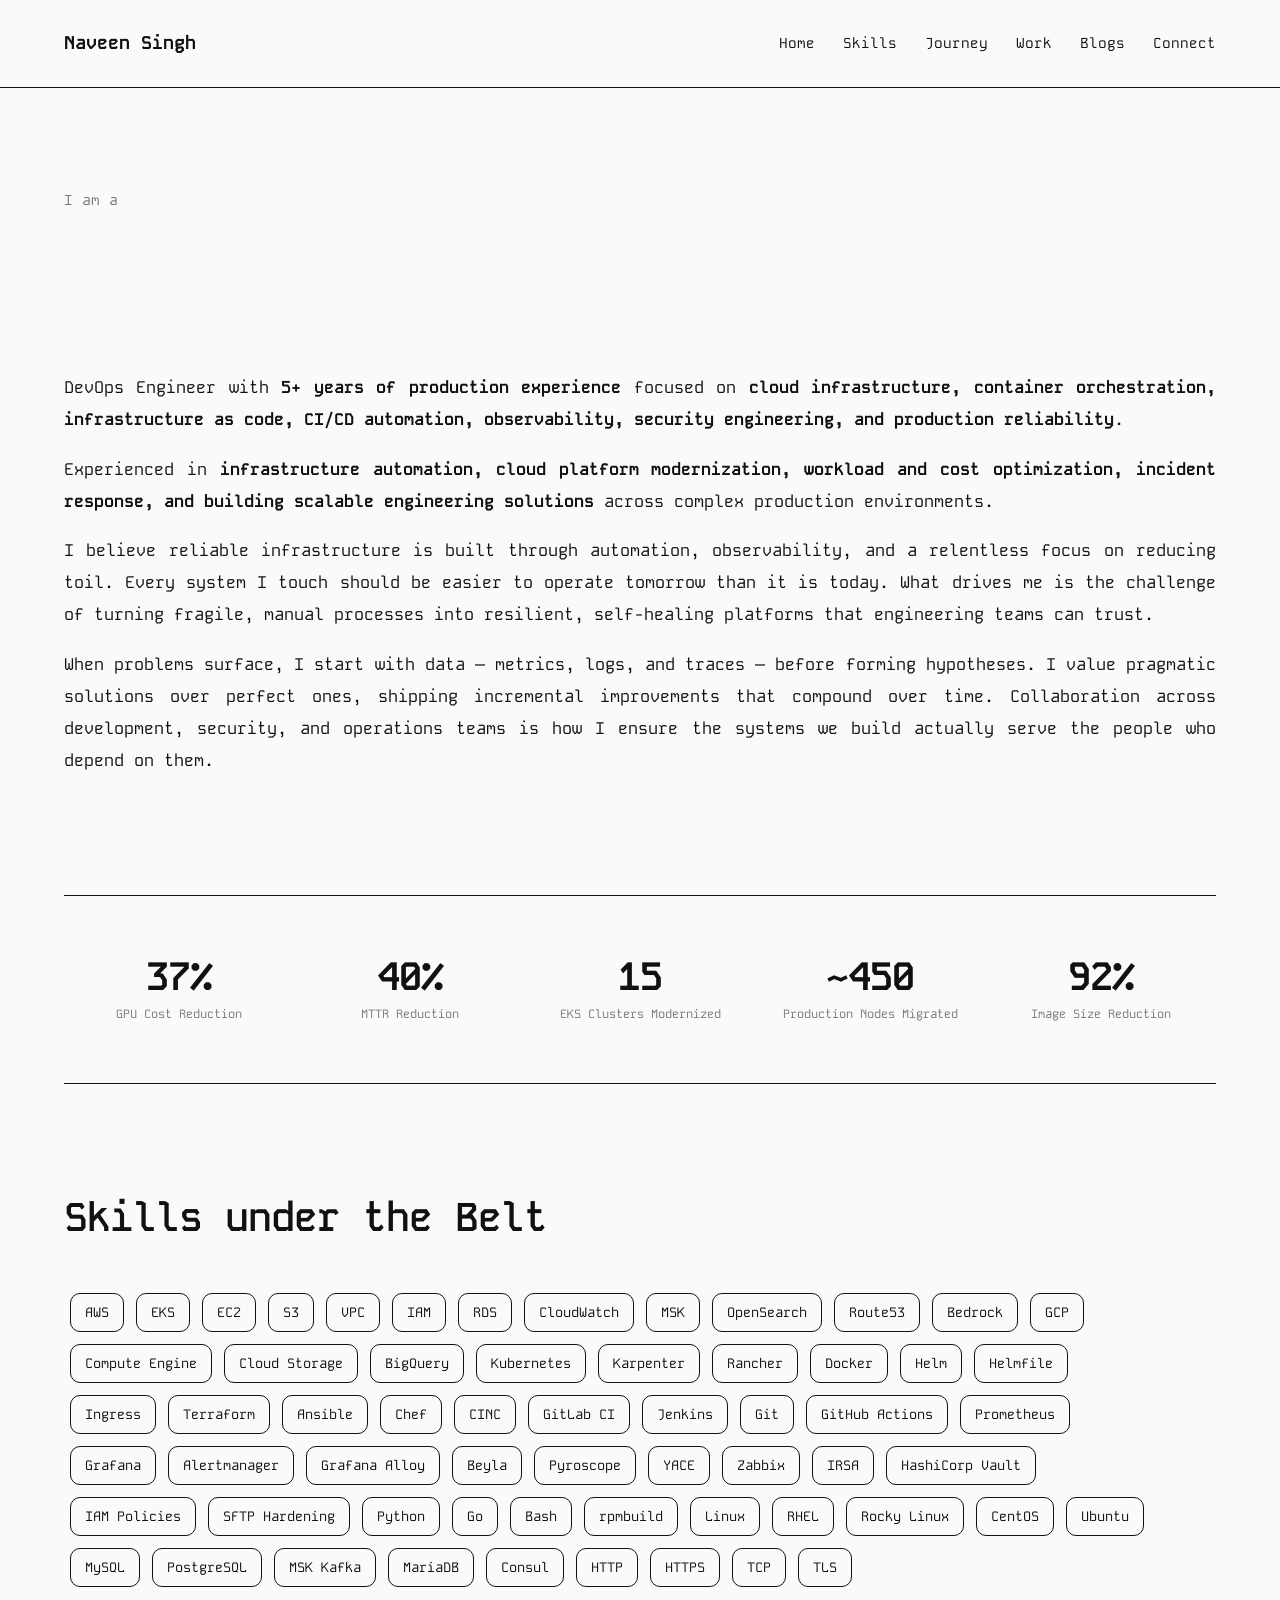
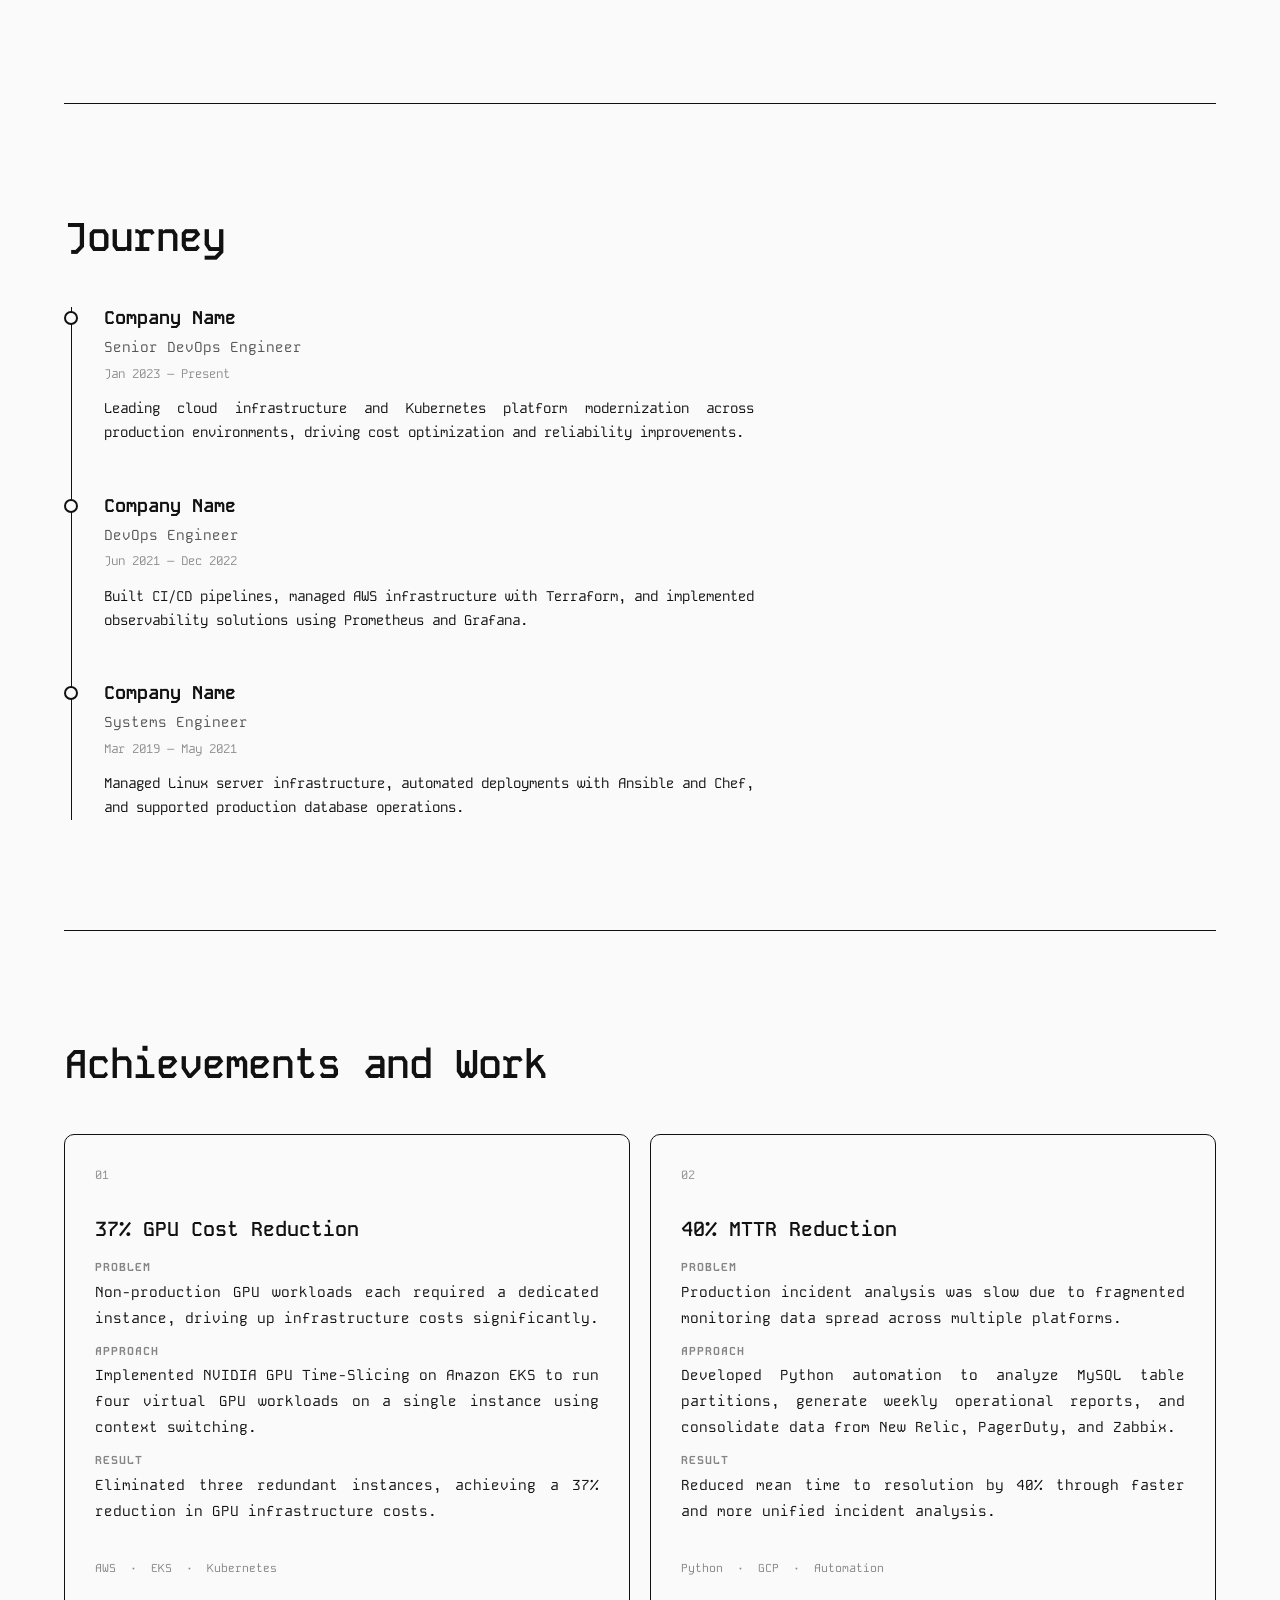
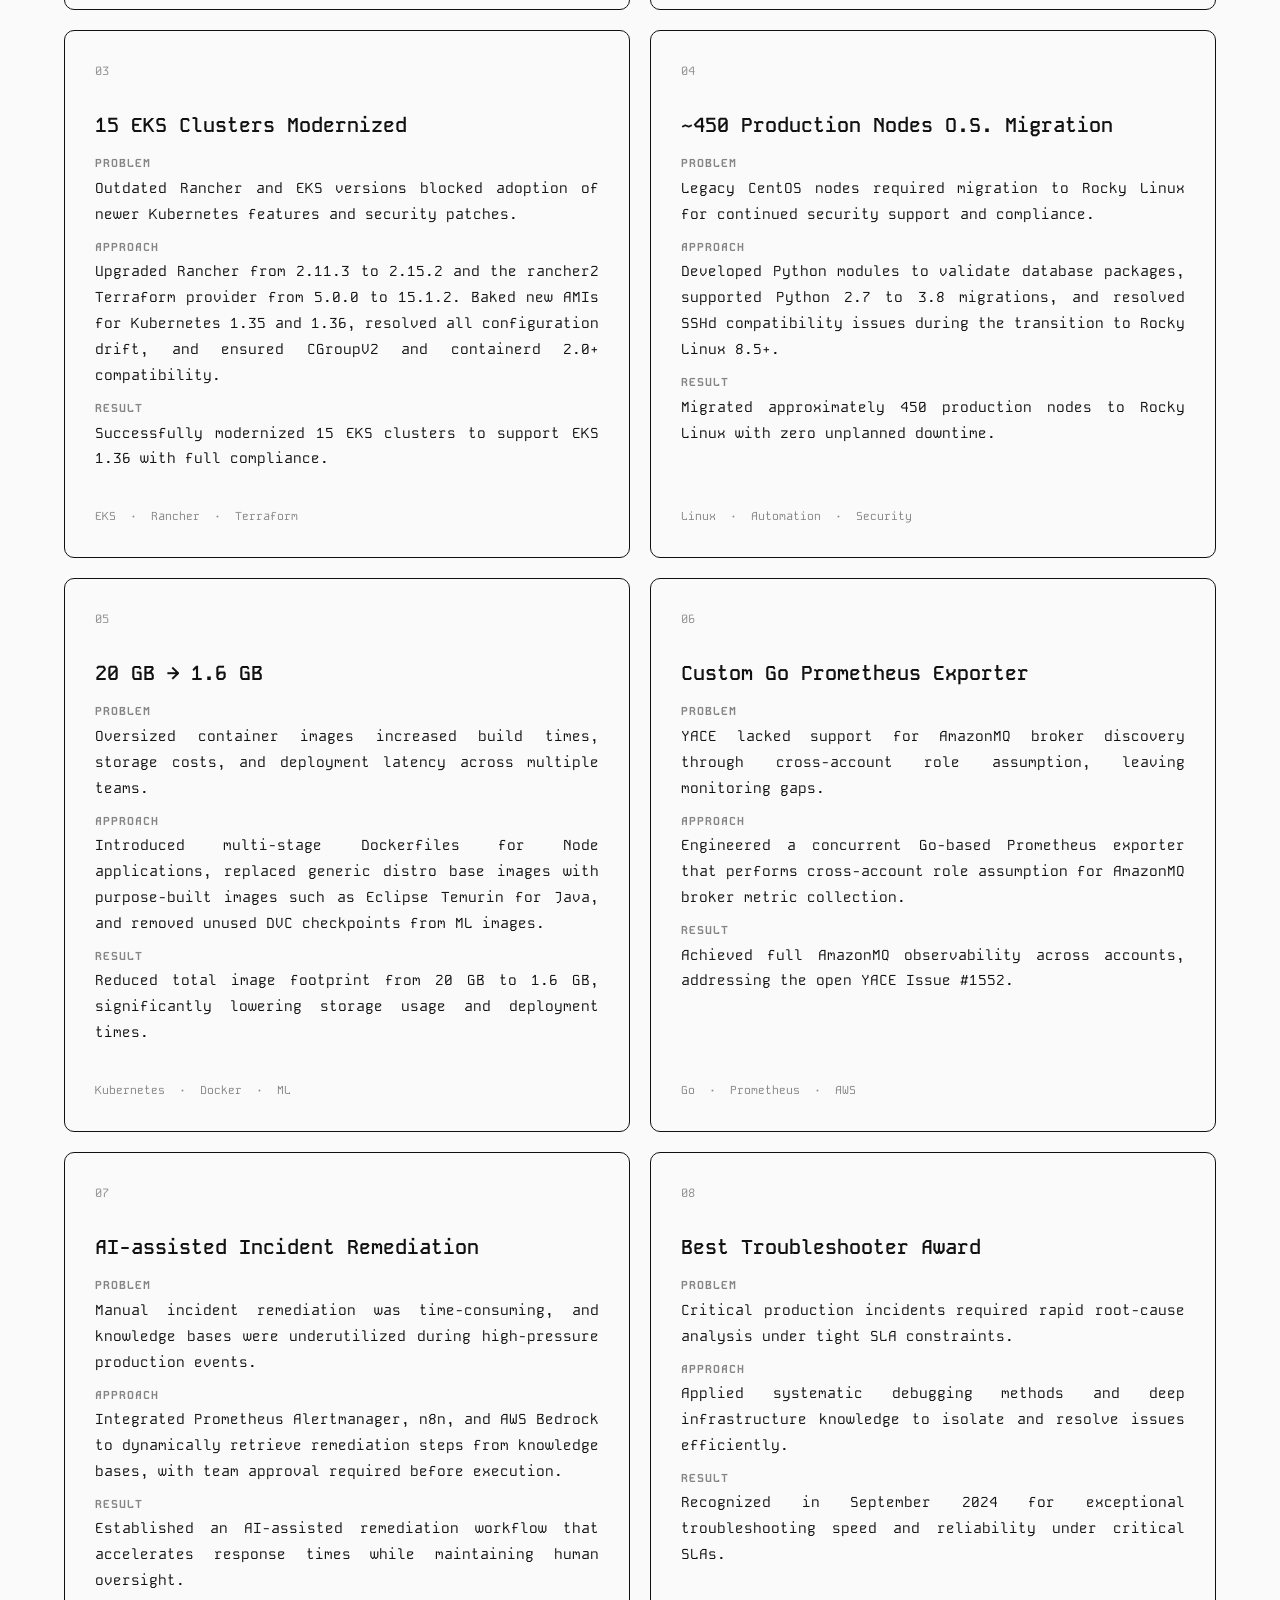
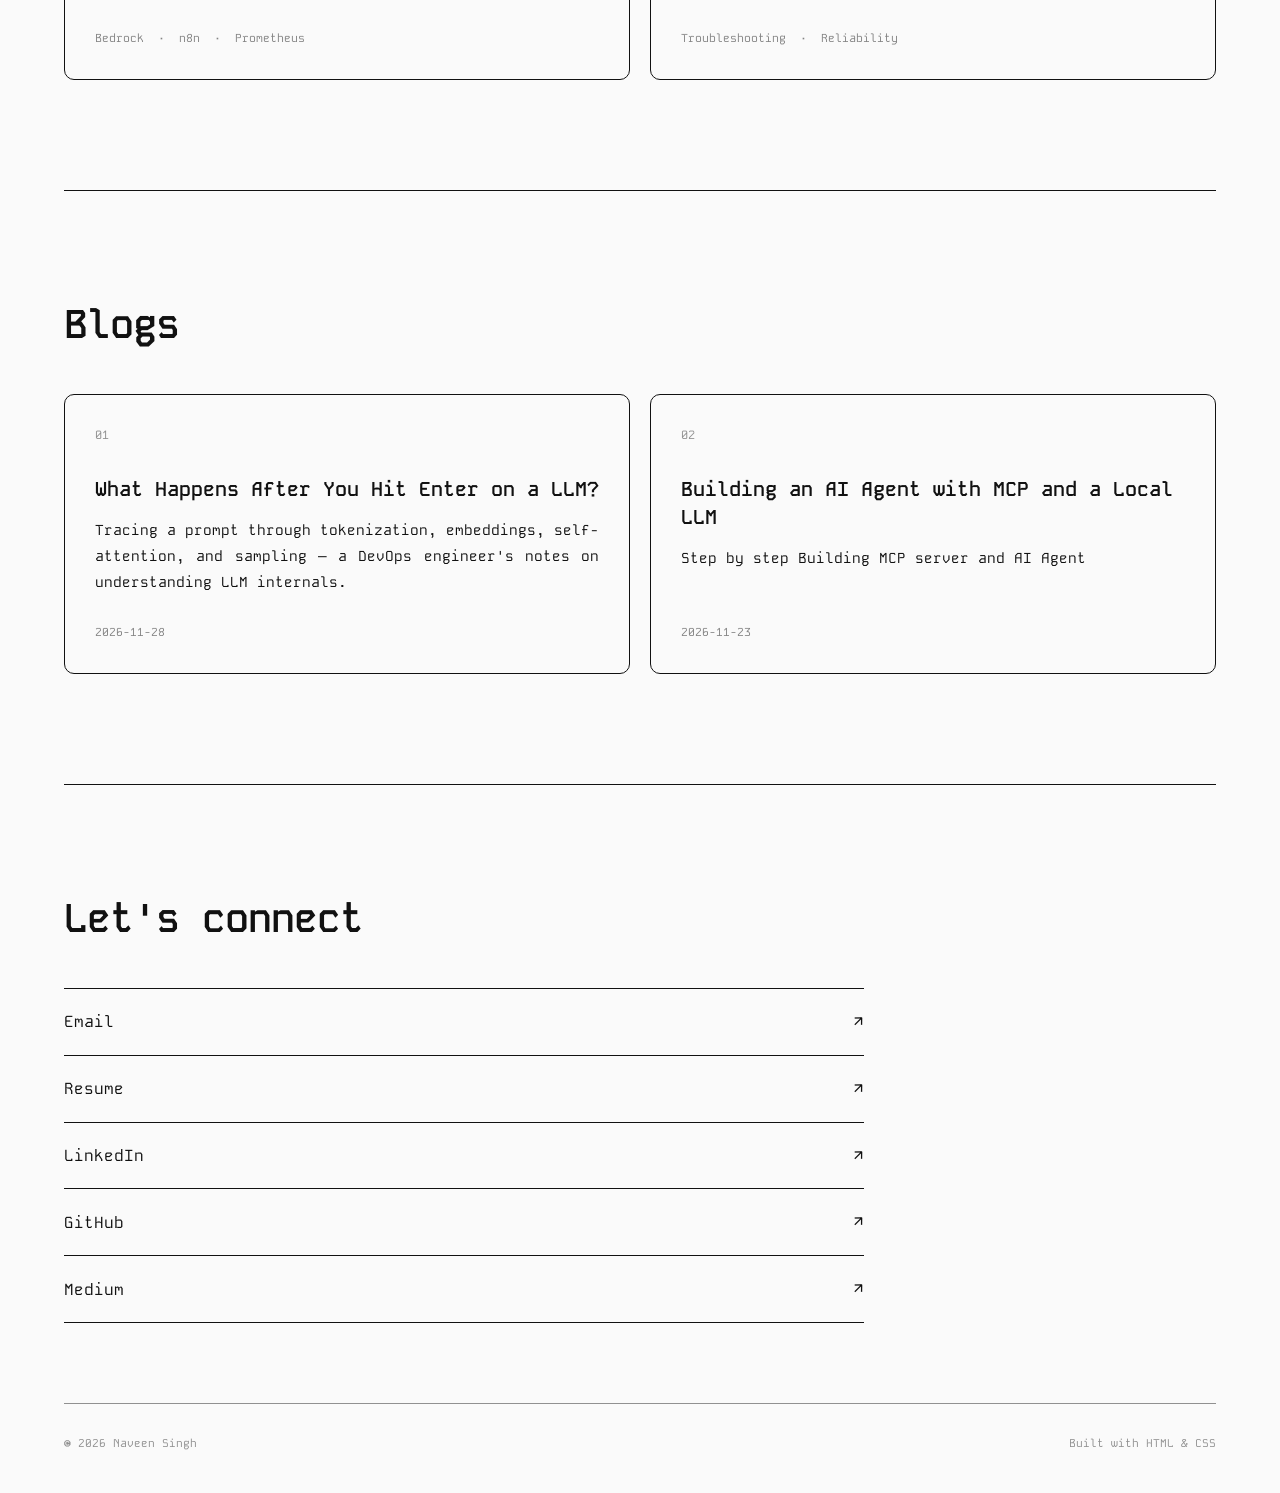
<file: index.html>
<!DOCTYPE html>
<html lang="en">

<head>
    <meta charset="UTF-8">
    <meta name="viewport" content="width=device-width, initial-scale=1.0">

    <meta name="description" content="Naveen Kumar Singh - DevOps Engineer, Platform Engineer and AWS Cloud Engineer">

    <title>Naveen Kumar Singh | DevOps Engineer</title>

    <!-- Google Font -->
    <link rel="preconnect" href="https://fonts.googleapis.com">
    <link rel="preconnect" href="https://fonts.gstatic.com" crossorigin>
    <link href="https://fonts.googleapis.com/css2?family=Kode+Mono:wght@400;500;600;700&display=swap" rel="stylesheet">

    <!-- Main CSS -->
    <link rel="stylesheet" href="style.css">
</head>

<body>

    <!-- =========================
         NAVIGATION
    ========================== -->

    <header class="menu-bar">

        <a href="#home" class="logo">
            Naveen Singh
        </a>

        <nav class="navs">
            <a href="#home">Home</a>
            <a href="#skills">Skills</a>
            <a href="#journey">Journey</a>
            <a href="#work">Work</a>
            <a href="#blogs">Blogs</a>
            <a href="#connect">Connect</a>
        </nav>

    </header>


    <!-- =========================
         MAIN CONTENT
    ========================== -->

    <main>

        <!-- =========================
             HOME / INTRO
        ========================== -->

        <section id="home" class="hero">

            <div class="intro">

                <div class="position-wrapper">

                    <span class="position-label">I am a</span>

                    <h1 id="position" class="position">
                        DevOps Engineer
                    </h1>

                </div>


                <div class="summary">

                    <p>
                        DevOps Engineer with <strong>5+ years of production experience</strong>
                        focused on <strong>cloud infrastructure, container orchestration,
                        infrastructure as code, CI/CD automation, observability,
                        security engineering, and production reliability</strong>.
                    </p>

                    <p>
                        Experienced in <strong>infrastructure automation, cloud platform
                        modernization, workload and cost optimization, incident response,
                        and building scalable engineering solutions</strong> across complex
                        production environments.
                    </p>

                    <!-- About Me Narrative -->

                    <p>
                        I believe reliable infrastructure is built through automation,
                        observability, and a relentless focus on reducing toil. Every
                        system I touch should be easier to operate tomorrow than it is
                        today. What drives me is the challenge of turning fragile,
                        manual processes into resilient, self-healing platforms that
                        engineering teams can trust.
                    </p>

                    <p>
                        When problems surface, I start with data — metrics, logs, and
                        traces — before forming hypotheses. I value pragmatic solutions
                        over perfect ones, shipping incremental improvements that compound
                        over time. Collaboration across development, security, and
                        operations teams is how I ensure the systems we build actually
                        serve the people who depend on them.
                    </p>

                </div>

            </div>

        </section>


        <!-- =========================
             IMPACT METRICS
        ========================== -->

        <section class="metrics-strip" aria-label="Key impact metrics">

            <div class="metric" role="group" aria-label="37% GPU cost reduction">
                <span class="metric-number">37%</span>
                <span class="metric-label">GPU Cost Reduction</span>
            </div>

            <div class="metric" role="group" aria-label="40% mean time to resolution reduction">
                <span class="metric-number">40%</span>
                <span class="metric-label">MTTR Reduction</span>
            </div>

            <div class="metric" role="group" aria-label="15 EKS clusters modernized">
                <span class="metric-number">15</span>
                <span class="metric-label">EKS Clusters Modernized</span>
            </div>

            <div class="metric" role="group" aria-label="approximately 450 production nodes migrated">
                <span class="metric-number">~450</span>
                <span class="metric-label">Production Nodes Migrated</span>
            </div>

            <div class="metric" role="group" aria-label="92% container image size reduction">
                <span class="metric-number">92%</span>
                <span class="metric-label">Image Size Reduction</span>
            </div>

        </section>


        <!-- =========================
             SKILLS
        ========================== -->

        <section id="skills" class="section">

            <div class="section-heading">
                <h2>Skills under the Belt</h2>
            </div>

            <div class="skills-container">

                <!-- Cloud -->
                <span class="skill">AWS</span>
                <span class="skill">EKS</span>
                <span class="skill">EC2</span>
                <span class="skill">S3</span>
                <span class="skill">VPC</span>
                <span class="skill">IAM</span>
                <span class="skill">RDS</span>
                <span class="skill">CloudWatch</span>
                <span class="skill">MSK</span>
                <span class="skill">OpenSearch</span>
                <span class="skill">Route53</span>
                <span class="skill">Bedrock</span>

                <span class="skill">GCP</span>
                <span class="skill">Compute Engine</span>
                <span class="skill">Cloud Storage</span>
                <span class="skill">BigQuery</span>

                <!-- Kubernetes / Containers -->
                <span class="skill">Kubernetes</span>
                <span class="skill">Karpenter</span>
                <span class="skill">Rancher</span>
                <span class="skill">Docker</span>
                <span class="skill">Helm</span>
                <span class="skill">Helmfile</span>
                <span class="skill">Ingress</span>

                <!-- IaC -->
                <span class="skill">Terraform</span>
                <span class="skill">Ansible</span>
                <span class="skill">Chef</span>
                <span class="skill">CINC</span>

                <!-- CI/CD -->
                <span class="skill">GitLab CI</span>
                <span class="skill">Jenkins</span>
                <span class="skill">Git</span>
                <span class="skill">GitHub Actions</span>

                <!-- Observability -->
                <span class="skill">Prometheus</span>
                <span class="skill">Grafana</span>
                <span class="skill">Alertmanager</span>
                <span class="skill">Grafana Alloy</span>
                <span class="skill">Beyla</span>
                <span class="skill">Pyroscope</span>
                <span class="skill">YACE</span>
                <span class="skill">Zabbix</span>

                <!-- Security -->
                <span class="skill">IRSA</span>
                <span class="skill">HashiCorp Vault</span>
                <span class="skill">IAM Policies</span>
                <span class="skill">SFTP Hardening</span>

                <!-- Programming / OS -->
                <span class="skill">Python</span>
                <span class="skill">Go</span>
                <span class="skill">Bash</span>
                <span class="skill">rpmbuild</span>
                <span class="skill">Linux</span>
                <span class="skill">RHEL</span>
                <span class="skill">Rocky Linux</span>
                <span class="skill">CentOS</span>
                <span class="skill">Ubuntu</span>

                <!-- Databases / Middleware -->
                <span class="skill">MySQL</span>
                <span class="skill">PostgreSQL</span>
                <span class="skill">MSK Kafka</span>
                <span class="skill">MariaDB</span>
                <span class="skill">Consul</span>

                <!-- Networking -->
                <span class="skill">HTTP</span>
                <span class="skill">HTTPS</span>
                <span class="skill">TCP</span>
                <span class="skill">TLS</span>

            </div>

        </section>


        <!-- =========================
             JOURNEY / TIMELINE
        ========================== -->

        <section id="journey" class="section">

            <div class="section-heading">
                <h2>Journey</h2>
            </div>

            <div class="timeline">

                <!-- TODO: Replace placeholder companies and dates with your actual career history -->

                <div class="timeline-entry">
                    <div class="timeline-dot"></div>
                    <div class="timeline-content">
                        <h3 class="timeline-company">Company Name</h3>
                        <span class="timeline-role">Senior DevOps Engineer</span>
                        <span class="timeline-period">Jan 2023 – Present</span>
                        <p class="timeline-desc">
                            Leading cloud infrastructure and Kubernetes platform modernization across
                            production environments, driving cost optimization and reliability improvements.
                        </p>
                    </div>
                </div>

                <div class="timeline-entry">
                    <div class="timeline-dot"></div>
                    <div class="timeline-content">
                        <h3 class="timeline-company">Company Name</h3>
                        <span class="timeline-role">DevOps Engineer</span>
                        <span class="timeline-period">Jun 2021 – Dec 2022</span>
                        <p class="timeline-desc">
                            Built CI/CD pipelines, managed AWS infrastructure with Terraform,
                            and implemented observability solutions using Prometheus and Grafana.
                        </p>
                    </div>
                </div>

                <div class="timeline-entry">
                    <div class="timeline-dot"></div>
                    <div class="timeline-content">
                        <h3 class="timeline-company">Company Name</h3>
                        <span class="timeline-role">Systems Engineer</span>
                        <span class="timeline-period">Mar 2019 – May 2021</span>
                        <p class="timeline-desc">
                            Managed Linux server infrastructure, automated deployments with
                            Ansible and Chef, and supported production database operations.
                        </p>
                    </div>
                </div>

            </div>

        </section>


        <!-- =========================
             ACHIEVEMENTS / WORK
        ========================== -->

        <section id="work" class="section">

            <div class="section-heading">
                <h2>Achievements and Work</h2>
            </div>


            <div class="work-container">

                <!-- Card 1 -->
                <article class="work-card">

                    <div class="card-number">01</div>

                    <h3>37% GPU Cost Reduction</h3>

                    <div class="card-body">
                        <div class="card-subsection">
                            <strong class="subsection-heading">Problem</strong>
                            <p>Non-production GPU workloads each required a dedicated instance, driving up infrastructure costs significantly.</p>
                        </div>
                        <div class="card-subsection">
                            <strong class="subsection-heading">Approach</strong>
                            <p>Implemented NVIDIA GPU Time-Slicing on Amazon EKS to run four virtual GPU workloads on a single instance using context switching.</p>
                        </div>
                        <div class="card-subsection">
                            <strong class="subsection-heading">Result</strong>
                            <p>Eliminated three redundant instances, achieving a 37% reduction in GPU infrastructure costs.</p>
                        </div>
                    </div>

                    <div class="card-tech">
                        AWS &nbsp;·&nbsp; EKS &nbsp;·&nbsp; Kubernetes
                    </div>

                </article>


                <!-- Card 2 -->
                <article class="work-card">

                    <div class="card-number">02</div>

                    <h3>40% MTTR Reduction</h3>

                    <div class="card-body">
                        <div class="card-subsection">
                            <strong class="subsection-heading">Problem</strong>
                            <p>Production incident analysis was slow due to fragmented monitoring data spread across multiple platforms.</p>
                        </div>
                        <div class="card-subsection">
                            <strong class="subsection-heading">Approach</strong>
                            <p>Developed Python automation to analyze MySQL table partitions, generate weekly operational reports, and consolidate data from New Relic, PagerDuty, and Zabbix.</p>
                        </div>
                        <div class="card-subsection">
                            <strong class="subsection-heading">Result</strong>
                            <p>Reduced mean time to resolution by 40% through faster and more unified incident analysis.</p>
                        </div>
                    </div>

                    <div class="card-tech">
                        Python &nbsp;·&nbsp; GCP &nbsp;·&nbsp; Automation
                    </div>

                </article>


                <!-- Card 3 -->
                <article class="work-card">

                    <div class="card-number">03</div>

                    <h3>15 EKS Clusters Modernized</h3>

                    <div class="card-body">
                        <div class="card-subsection">
                            <strong class="subsection-heading">Problem</strong>
                            <p>Outdated Rancher and EKS versions blocked adoption of newer Kubernetes features and security patches.</p>
                        </div>
                        <div class="card-subsection">
                            <strong class="subsection-heading">Approach</strong>
                            <p>Upgraded Rancher from 2.11.3 to 2.15.2 and the rancher2 Terraform provider from 5.0.0 to 15.1.2. Baked new AMIs for Kubernetes 1.35 and 1.36, resolved all configuration drift, and ensured CGroupV2 and containerd 2.0+ compatibility.</p>
                        </div>
                        <div class="card-subsection">
                            <strong class="subsection-heading">Result</strong>
                            <p>Successfully modernized 15 EKS clusters to support EKS 1.36 with full compliance.</p>
                        </div>
                    </div>

                    <div class="card-tech">
                        EKS &nbsp;·&nbsp; Rancher &nbsp;·&nbsp; Terraform
                    </div>

                </article>


                <!-- Card 4 -->
                <article class="work-card">

                    <div class="card-number">04</div>

                    <h3>~450 Production Nodes O.S. Migration</h3>

                    <div class="card-body">
                        <div class="card-subsection">
                            <strong class="subsection-heading">Problem</strong>
                            <p>Legacy CentOS nodes required migration to Rocky Linux for continued security support and compliance.</p>
                        </div>
                        <div class="card-subsection">
                            <strong class="subsection-heading">Approach</strong>
                            <p>Developed Python modules to validate database packages, supported Python 2.7 to 3.8 migrations, and resolved SSHd compatibility issues during the transition to Rocky Linux 8.5+.</p>
                        </div>
                        <div class="card-subsection">
                            <strong class="subsection-heading">Result</strong>
                            <p>Migrated approximately 450 production nodes to Rocky Linux with zero unplanned downtime.</p>
                        </div>
                    </div>

                    <div class="card-tech">
                        Linux &nbsp;·&nbsp; Automation &nbsp;·&nbsp; Security
                    </div>

                </article>


                <!-- Card 5 -->
                <article class="work-card">

                    <div class="card-number">05</div>

                    <h3>20 GB → 1.6 GB</h3>

                    <div class="card-body">
                        <div class="card-subsection">
                            <strong class="subsection-heading">Problem</strong>
                            <p>Oversized container images increased build times, storage costs, and deployment latency across multiple teams.</p>
                        </div>
                        <div class="card-subsection">
                            <strong class="subsection-heading">Approach</strong>
                            <p>Introduced multi-stage Dockerfiles for Node applications, replaced generic distro base images with purpose-built images such as Eclipse Temurin for Java, and removed unused DVC checkpoints from ML images.</p>
                        </div>
                        <div class="card-subsection">
                            <strong class="subsection-heading">Result</strong>
                            <p>Reduced total image footprint from 20 GB to 1.6 GB, significantly lowering storage usage and deployment times.</p>
                        </div>
                    </div>

                    <div class="card-tech">
                        Kubernetes &nbsp;·&nbsp; Docker &nbsp;·&nbsp; ML
                    </div>

                </article>


                <!-- Card 6 -->
                <article class="work-card">

                    <div class="card-number">06</div>

                    <h3>Custom Go Prometheus Exporter</h3>

                    <div class="card-body">
                        <div class="card-subsection">
                            <strong class="subsection-heading">Problem</strong>
                            <p>YACE lacked support for AmazonMQ broker discovery through cross-account role assumption, leaving monitoring gaps.</p>
                        </div>
                        <div class="card-subsection">
                            <strong class="subsection-heading">Approach</strong>
                            <p>Engineered a concurrent Go-based Prometheus exporter that performs cross-account role assumption for AmazonMQ broker metric collection.</p>
                        </div>
                        <div class="card-subsection">
                            <strong class="subsection-heading">Result</strong>
                            <p>Achieved full AmazonMQ observability across accounts, addressing the open <a href="https://github.com/prometheus-community/yet-another-cloudwatch-exporter/issues/1552">YACE Issue #1552</a>.</p>
                        </div>
                    </div>

                    <div class="card-tech">
                        Go &nbsp;·&nbsp; Prometheus &nbsp;·&nbsp; AWS
                    </div>

                </article>


                <!-- Card 7 -->
                <article class="work-card">

                    <div class="card-number">07</div>

                    <h3>AI-assisted Incident Remediation</h3>

                    <div class="card-body">
                        <div class="card-subsection">
                            <strong class="subsection-heading">Problem</strong>
                            <p>Manual incident remediation was time-consuming, and knowledge bases were underutilized during high-pressure production events.</p>
                        </div>
                        <div class="card-subsection">
                            <strong class="subsection-heading">Approach</strong>
                            <p>Integrated Prometheus Alertmanager, n8n, and AWS Bedrock to dynamically retrieve remediation steps from knowledge bases, with team approval required before execution.</p>
                        </div>
                        <div class="card-subsection">
                            <strong class="subsection-heading">Result</strong>
                            <p>Established an AI-assisted remediation workflow that accelerates response times while maintaining human oversight.</p>
                        </div>
                    </div>

                    <div class="card-tech">
                        Bedrock &nbsp;·&nbsp; n8n &nbsp;·&nbsp; Prometheus
                    </div>

                </article>


                <!-- Card 8 -->
                <article class="work-card">

                    <div class="card-number">08</div>

                    <h3>Best Troubleshooter Award</h3>

                    <div class="card-body">
                        <div class="card-subsection">
                            <strong class="subsection-heading">Problem</strong>
                            <p>Critical production incidents required rapid root-cause analysis under tight SLA constraints.</p>
                        </div>
                        <div class="card-subsection">
                            <strong class="subsection-heading">Approach</strong>
                            <p>Applied systematic debugging methods and deep infrastructure knowledge to isolate and resolve issues efficiently.</p>
                        </div>
                        <div class="card-subsection">
                            <strong class="subsection-heading">Result</strong>
                            <p>Recognized in September 2024 for exceptional troubleshooting speed and reliability under critical SLAs.</p>
                        </div>
                    </div>

                    <div class="card-tech">
                        Troubleshooting &nbsp;·&nbsp; Reliability
                    </div>

                </article>

            </div>

        </section>


        <!-- =========================
             BLOGS
        ========================== -->

        <section id="blogs" class="section">

            <div class="section-heading">
                <h2>Blogs</h2>
            </div>

            <div id="blog-container" class="work-container">
                <!-- Blog cards are injected by JavaScript -->
            </div>

        </section>


        <!-- =========================
             CONNECT
        ========================== -->

        <section id="connect" class="section connect-section">

            <div class="section-heading">
                <h2>Let's connect</h2>
            </div>


            <div class="connect-container">

                <a href="mailto:navsin189@gmail.com" class="connect-link">
                    <span>Email</span>
                    <span>↗</span>
                </a>
                <a href="https://drive.google.com/file/d/1pSJaTy5qX1i4LX2mOPTMvcUCwf10N-ra/view?usp=sharing"
                    target="_blank" rel="noopener noreferrer" class="connect-link">

                    <span>Resume</span>
                    <span>↗</span>

                </a>

                <a href="https://linkedin.com/in/navsin189" target="_blank" rel="noopener noreferrer"
                    class="connect-link">

                    <span>LinkedIn</span>
                    <span>↗</span>

                </a>

                <a href="https://github.com/navsin189" target="_blank" rel="noopener noreferrer" class="connect-link">

                    <span>GitHub</span>
                    <span>↗</span>

                </a>

                <a href="https://sunnykkc13.medium.com/" target="_blank" rel="noopener noreferrer" class="connect-link">

                    <span>Medium</span>
                    <span>↗</span>

                </a>

            </div>

        </section>

    </main>


    <!-- =========================
         FOOTER
    ========================== -->

    <footer class="footer">

        <span>© 2026 Naveen Singh</span>

        <span>
            Built with HTML & CSS
        </span>

    </footer>


    <!-- =========================
         POSITION ROTATION
    ========================== -->

    <script>

        const positions = [
            "DevOps Engineer",
            "Platform Engineer",
            "AWS Cloud Engineer"
        ];

        const positionElement = document.getElementById("position");

        let currentPosition = 0;


        function changePosition() {

            positionElement.classList.add("fade-out");

            setTimeout(() => {

                currentPosition =
                    (currentPosition + 1) % positions.length;

                positionElement.textContent =
                    positions[currentPosition];

                positionElement.classList.remove("fade-out");

            }, 350);
        }

        setInterval(changePosition, 2000);

    </script>


    <!-- =========================
         BLOG LOADER
    ========================== -->

    <script>

        (function loadBlogs() {

            const container = document.getElementById("blog-container");

            fetch("blogs/index.json")
                .then(function (response) {
                    if (!response.ok) {
                        throw new Error("Failed to fetch manifest");
                    }
                    return response.json();
                })
                .then(function (data) {

                    const posts = data.posts;

                    if (!posts || posts.length === 0) {
                        container.innerHTML =
                            '<p class="blog-message">No blog posts available yet.</p>';
                        return;
                    }

                    /* Sort by date descending (newest first) */
                    posts.sort(function (a, b) {
                        return new Date(b.date) - new Date(a.date);
                    });

                    posts.forEach(function (post, index) {

                        var card = document.createElement("a");
                        card.href = "blog.html?post=" + encodeURIComponent(post.filename);
                        card.className = "work-card blog-card";

                        card.innerHTML =
                            '<div class="card-number">' +
                                String(index + 1).padStart(2, "0") +
                            '</div>' +
                            '<h3>' + escapeHtml(post.title) + '</h3>' +
                            '<p>' + escapeHtml(post.description) + '</p>' +
                            '<div class="card-tech">' +
                                escapeHtml(post.date) +
                            '</div>';

                        container.appendChild(card);
                    });
                })
                .catch(function () {
                    container.innerHTML =
                        '<p class="blog-message">Blog posts are currently unavailable.</p>';
                });


            function escapeHtml(text) {
                var div = document.createElement("div");
                div.appendChild(document.createTextNode(text));
                return div.innerHTML;
            }

        })();

    </script>

</body>

</html>
</file>
<file: style.css>
/* =========================================================
   GLOBAL
========================================================= */

* {
    box-sizing: border-box;
}

html {
    scroll-behavior: smooth;
}

body {
    background-color: #fafafa;
    color: #111111;

    font-family: "Kode Mono", monospace;

    font-size: 16px;
    line-height: 1.7;

    margin: 0;
    padding: 0;
}


/* Remove default link styling */

a {
    color: inherit;
    text-decoration: none;
}


/* =========================================================
   NAVIGATION
========================================================= */

.menu-bar {
    width: 100%;

    display: flex;
    justify-content: space-between;
    align-items: center;

    padding: 28px 5%;

    border-bottom: 1px solid #111111;

    position: sticky;
    top: 0;

    background-color: #fafafa;

    z-index: 100;
}


.logo {
    font-size: 1.15rem;
    font-weight: 700;

    white-space: nowrap;
}


.navs {
    display: flex;
    align-items: center;

    gap: 28px;

    font-size: 0.9rem;
}


.navs a {
    position: relative;

    transition:
        opacity 0.2s ease;
}


.navs a:hover {
    opacity: 0.55;
}


/*
    Small underline that appears when
    hovering over navigation.
*/

.navs a::after {
    content: "";

    position: absolute;

    width: 0;
    height: 1px;

    background: #111111;

    left: 0;
    bottom: -5px;

    transition: width 0.2s ease;
}


.navs a:hover::after {
    width: 100%;
}


/* =========================================================
   MAIN
========================================================= */

main {
    width: 90%;
    max-width: 1200px;

    margin: 0 auto;
}


/* =========================================================
   HERO
========================================================= */

.hero {
    min-height: 650px;

    display: flex;
    align-items: center;

    padding: 100px 0;
}


.intro {
    width: 100%;
}


/*
    Position area
*/

.position-wrapper {
    margin-bottom: 55px;
}


.position-label {
    display: block;

    font-size: 0.9rem;

    margin-bottom: 10px;

    opacity: 0.55;
}


.position {
    margin: 0;

    font-size: clamp(2.4rem, 7vw, 6rem);

    line-height: 1.05;

    font-weight: 600;

    letter-spacing: -3px;

    transition:
        opacity 0.35s ease,
        transform 0.35s ease;
}


/*
    Used by JavaScript when changing
    between job titles.
*/

.position.fade-out {
    opacity: 0;

    transform: translateY(8px);
}


/* =========================================================
   SUMMARY
========================================================= */

.summary {
    max-width: 100%;

    font-size: 1.05rem;

    line-height: 1.9;
}


.summary p {
    margin: 0 0 18px 0;

    text-align: justify;
}


.summary strong {
    font-weight: 700;
}


/* =========================================================
   METRICS STRIP
========================================================= */

.metrics-strip {
    display: flex;

    justify-content: space-around;

    align-items: flex-start;

    padding: 60px 0;

    border-top: 1px solid #111111;
}


.metric {
    text-align: center;

    flex: 1;

    padding: 0 10px;
}


.metric-number {
    display: block;

    font-size: 2.4em;

    font-weight: 700;

    line-height: 1.1;

    letter-spacing: -1px;
}


.metric-label {
    display: block;

    font-size: 0.75rem;

    margin-top: 8px;

    opacity: 0.55;

    line-height: 1.4;
}


/* =========================================================
   GENERAL SECTIONS
========================================================= */

.section {
    padding: 110px 0;

    border-top: 1px solid #111111;
}


.section-heading {
    margin-bottom: 45px;
}


.section-heading h2 {
    margin: 0;

    font-size: clamp(1.5rem, 4vw, 2.5rem);

    line-height: 1.2;

    font-weight: 600;

    letter-spacing: -1px;
}


/* =========================================================
   SKILLS
========================================================= */

.skills-container {
    display: flex;

    flex-wrap: wrap;

    align-items: center;

    gap: 0;

    max-width: 1100px;
}


.skill {
    border: 1px solid #111111;

    border-radius: 10px;

    padding: 7px 14px;

    margin: 6px;

    font-size: 0.85rem;

    background-color: #fafafa;

    transition:
        box-shadow 0.2s ease,
        transform 0.2s ease,
        background-color 0.2s ease;
}


/*
    Subtle elevated effect.
*/

.skill:hover {
    box-shadow: 4px 4px 0 #111111;

    transform: translateY(-2px);

    background-color: #ffffff;

    cursor: default;
}


/* =========================================================
   TIMELINE / JOURNEY
========================================================= */

.timeline {
    position: relative;

    padding-left: 40px;

    max-width: 900px;
}


/*
    Vertical connector line.
*/

.timeline::before {
    content: "";

    position: absolute;

    left: 7px;
    top: 0;
    bottom: 0;

    width: 1px;

    background-color: #111111;
}


.timeline-entry {
    position: relative;

    padding-bottom: 50px;
}


.timeline-entry:last-child {
    padding-bottom: 0;
}


/*
    Dot on the vertical line.
*/

.timeline-dot {
    position: absolute;

    left: -40px;
    top: 4px;

    width: 14px;
    height: 14px;

    border-radius: 50%;

    border: 2px solid #111111;

    background-color: #fafafa;

    z-index: 1;
}


.timeline-content {
    display: flex;

    flex-direction: column;
}


.timeline-company {
    margin: 0;

    font-size: 1.15rem;

    font-weight: 700;

    line-height: 1.3;
}


.timeline-role {
    font-size: 0.9rem;

    margin-top: 4px;

    opacity: 0.7;
}


.timeline-period {
    font-size: 0.78rem;

    margin-top: 4px;

    opacity: 0.45;
}


.timeline-desc {
    margin: 12px 0 0 0;

    font-size: 0.88rem;

    line-height: 1.7;

    max-width: 650px;

    text-align: justify;
}


/* =========================================================
   WORK / ACHIEVEMENTS
========================================================= */

.work-container {
    display: flex;

    flex-wrap: wrap;

    gap: 20px;
}


/*
    Each card takes approximately half
    of the available width.
*/

.work-card {
    flex: 1 1 calc(50% - 20px);

    min-width: 300px;

    border: 1px solid #111111;

    border-radius: 10px;

    padding: 30px;

    min-height: 280px;

    display: flex;

    flex-direction: column;

    transition:
        box-shadow 0.2s ease,
        transform 0.2s ease;
}


/*
    Card hover effect.

    Same visual language as the skill
    boxes, but slightly stronger.
*/

.work-card:hover {
    box-shadow: 6px 6px 0 #111111;

    transform: translate(-2px, -2px);
}


.card-number {
    font-size: 0.75rem;

    opacity: 0.45;

    margin-bottom: 30px;
}


.work-card h3 {
    margin: 0 0 15px 0;

    font-size: 1.25rem;

    line-height: 1.4;

    font-weight: 600;
}


.work-card p {
    margin: 0;

    font-size: 0.9rem;

    line-height: 1.8;

    max-width: 600px;

    text-align: justify;
}


/*
    Problem / Approach / Result subsections.
*/

.card-body {
    display: flex;

    flex-direction: column;

    gap: 10px;

    margin-bottom: 10px;
}


.card-subsection {
    display: flex;

    flex-direction: column;

    gap: 2px;
}


.subsection-heading {
    font-size: 0.72rem;

    font-weight: 700;

    text-transform: uppercase;

    letter-spacing: 1px;

    opacity: 0.5;
}


/*
    Technologies used in the work.
*/

.card-tech {
    margin-top: auto;

    padding-top: 25px;

    font-size: 0.72rem;

    opacity: 0.5;
}


/* =========================================================
   BLOG CARDS
========================================================= */

.blog-card {
    cursor: pointer;

    text-decoration: none;

    color: inherit;
}


.blog-card:hover {
    box-shadow: 6px 6px 0 #111111;

    transform: translate(-2px, -2px);
}


.blog-message {
    font-size: 0.95rem;

    opacity: 0.55;

    padding: 20px 0;
}


/* =========================================================
   BLOG POST VIEW (blog.html)
========================================================= */

.blog-post {
    /* max-width: 100%; */

    padding: 80px 0 100px 0;
}


.blog-post h1 {
    margin: 0 0 10px 0;

    font-size: clamp(1.5rem, 4vw, 2.5rem);

    font-weight: 700;

    line-height: 1.3;

    letter-spacing: -1px;
}


.blog-date {
    display: block;

    font-size: 0.8rem;

    opacity: 0.45;

    margin-bottom: 45px;
}


.blog-content {
    font-size: 1rem;

    line-height: 1.9;
}


.blog-content h1,
.blog-content h2,
.blog-content h3 {
    margin-top: 40px;

    margin-bottom: 15px;

    font-weight: 600;

    line-height: 1.3;
}


.blog-content h2 {
    font-size: 1.5rem;
}


.blog-content h3 {
    font-size: 1.2rem;
}


.blog-content p {
    margin: 0 0 18px 0;

    text-align: justify;
}


.blog-content code {
    background-color: #eee;

    padding: 2px 6px;

    border-radius: 4px;

    font-size: 0.9em;
}


.blog-content pre {
    /* background-color: ; */

    color: #111111;

    padding: 20px;

    border: 1px solid black;

    border-radius: 10px;

    overflow-x: auto;

    line-height: 1.5;

    margin: 20px 0;
}


.blog-content pre code {
    background: none;

    padding: 0;

    color: inherit;

    font-size: 0.85rem;
}


.blog-content a {
    text-decoration: underline;

    text-underline-offset: 3px;
}


.blog-content a:hover {
    opacity: 0.55;
}


.blog-content ul,
.blog-content ol {
    padding-left: 24px;

    margin: 0 0 18px 0;
}


.blog-content li {
    margin-bottom: 6px;
}


.blog-content blockquote {
    border-left: 3px solid #111111;

    margin: 20px 0;

    padding: 10px 20px;

    opacity: 0.7;
}


.blog-content img {
    max-width: 100%;

    border-radius: 10px;

    margin: 20px 0;
}


.blog-error {
    font-size: 1rem;

    opacity: 0.55;

    padding: 40px 0;
}


.blog-error a {
    text-decoration: underline;

    text-underline-offset: 3px;
}


/* =========================================================
   CONNECT
========================================================= */

.connect-section {
    padding-bottom: 80px;
}


.connect-container {
    max-width: 800px;

    display: flex;

    flex-direction: column;
}


.connect-link {
    display: flex;

    justify-content: space-between;

    align-items: center;

    padding: 18px 0;

    border-bottom: 1px solid #111111;

    font-size: 1rem;

    transition:
        padding-left 0.2s ease,
        opacity 0.2s ease;
}


.connect-link:first-child {
    border-top: 1px solid #111111;
}


.connect-link:hover {
    padding-left: 10px;

    opacity: 0.55;
}


.connect-link span:last-child {
    font-size: 1.1rem;
}


/* =========================================================
   FOOTER
========================================================= */

.footer {
    width: 90%;
    max-width: 1200px;

    margin: 0 auto;

    padding: 30px 0 40px 0;

    border-top: 1px solid #111111;

    display: flex;

    justify-content: space-between;

    font-size: 0.7rem;

    opacity: 0.45;
}


/* =========================================================
   RESPONSIVE DESIGN
========================================================= */


/*
    Tablets
*/

@media (max-width: 768px) {

    .menu-bar {
        padding: 22px 5%;
    }


    .navs {
        gap: 16px;

        font-size: 0.78rem;
    }


    .hero {
        min-height: auto;

        padding: 100px 0 90px 0;
    }


    .position {
        font-size: clamp(2.3rem, 10vw, 4.5rem);

        letter-spacing: -2px;
    }


    .summary {
        font-size: 0.95rem;
    }


    .section {
        padding: 80px 0;
    }


    .metrics-strip {
        padding: 45px 0;
    }


    .metric-number {
        font-size: 2em;
    }


    .timeline {
        padding-left: 30px;
    }


    .timeline-dot {
        left: -30px;

        width: 12px;
        height: 12px;
    }


    .timeline::before {
        left: 5px;
    }


    .work-card {
        flex-basis: 100%;

        min-height: 250px;
    }


    .footer {
        flex-direction: column;

        gap: 8px;
    }
}


/*
    Mobile
*/

@media (max-width: 500px) {

    body {
        font-size: 15px;
    }


    .menu-bar {
        padding: 18px 5%;
    }


    .logo {
        font-size: 0.95rem;
    }


    .navs {
        gap: 10px;

        font-size: 0.68rem;
    }


    .hero {
        padding: 75px 0 70px 0;
    }


    .position-label {
        font-size: 0.75rem;
    }


    .position {
        font-size: 2.4rem;

        letter-spacing: -1.5px;

        word-break: normal;
    }


    .summary {
        font-size: 0.88rem;

        line-height: 1.8;
    }


    .section {
        padding: 65px 0;
    }


    .section-heading {
        margin-bottom: 30px;
    }


    .section-heading h2 {
        font-size: 1.5rem;
    }


    /*
        Metrics reflow to two-column grid.
    */

    .metrics-strip {
        display: grid;

        grid-template-columns: 1fr 1fr;

        gap: 30px 10px;

        padding: 40px 0;
    }


    .metric-number {
        font-size: 1.8em;
    }


    .timeline {
        padding-left: 24px;
    }


    .timeline-dot {
        left: -24px;

        width: 10px;
        height: 10px;
    }


    .timeline::before {
        left: 4px;
    }


    .timeline-entry {
        padding-bottom: 35px;
    }


    .timeline-company {
        font-size: 1rem;
    }


    .timeline-role {
        font-size: 0.8rem;
    }


    .timeline-period {
        font-size: 0.7rem;
    }


    .timeline-desc {
        font-size: 0.8rem;
    }


    .skills-container {
        margin: -4px;
    }


    .skill {
        font-size: 0.75rem;

        padding: 6px 11px;

        margin: 5px;
    }


    .work-card {
        min-width: 0;

        padding: 23px;

        min-height: 260px;
    }


    .work-card h3 {
        font-size: 1.05rem;
    }


    .work-card p {
        font-size: 0.8rem;
    }


    .card-number {
        margin-bottom: 22px;
    }


    .connect-link {
        font-size: 0.85rem;
    }


    .footer {
        font-size: 0.62rem;
    }


    .blog-post {
        padding: 50px 0 70px 0;
    }


    .blog-post h1 {
        font-size: 1.4rem;
    }


    .blog-content {
        font-size: 0.9rem;
    }

}
</file>
